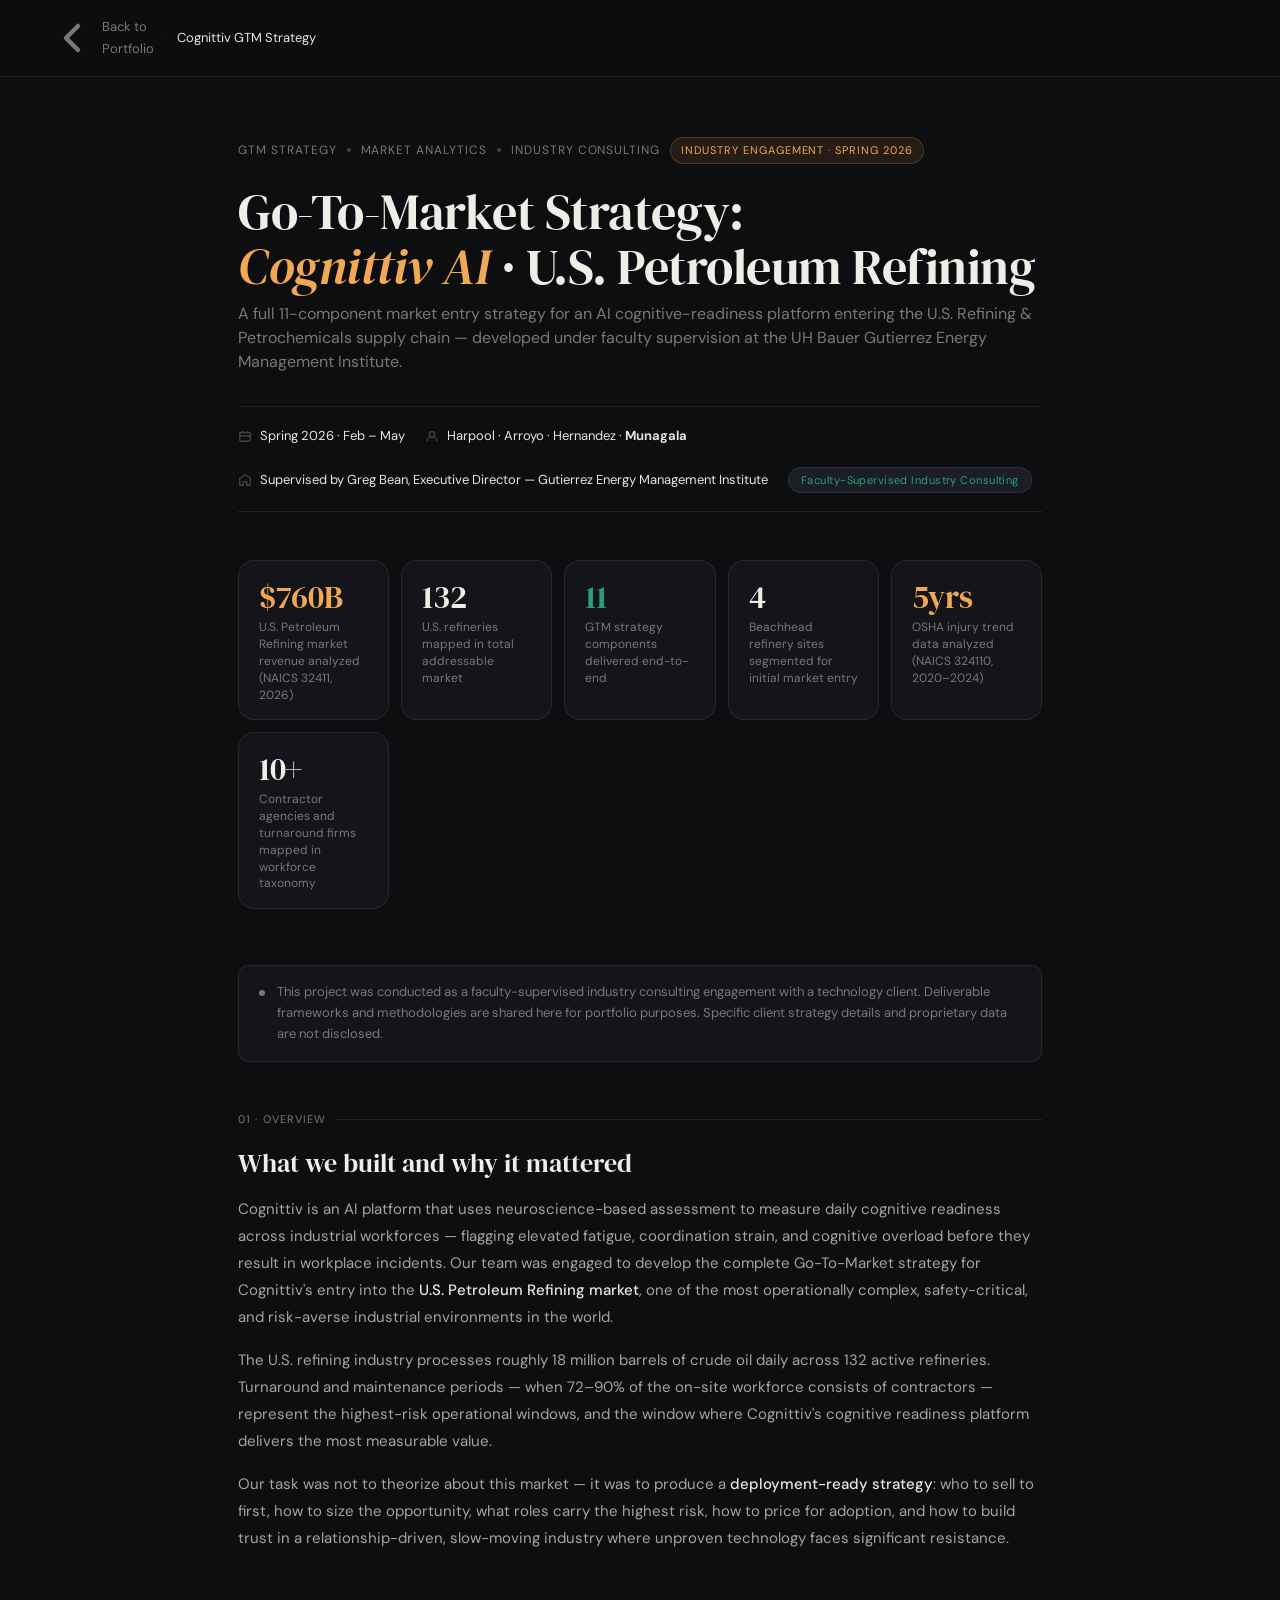
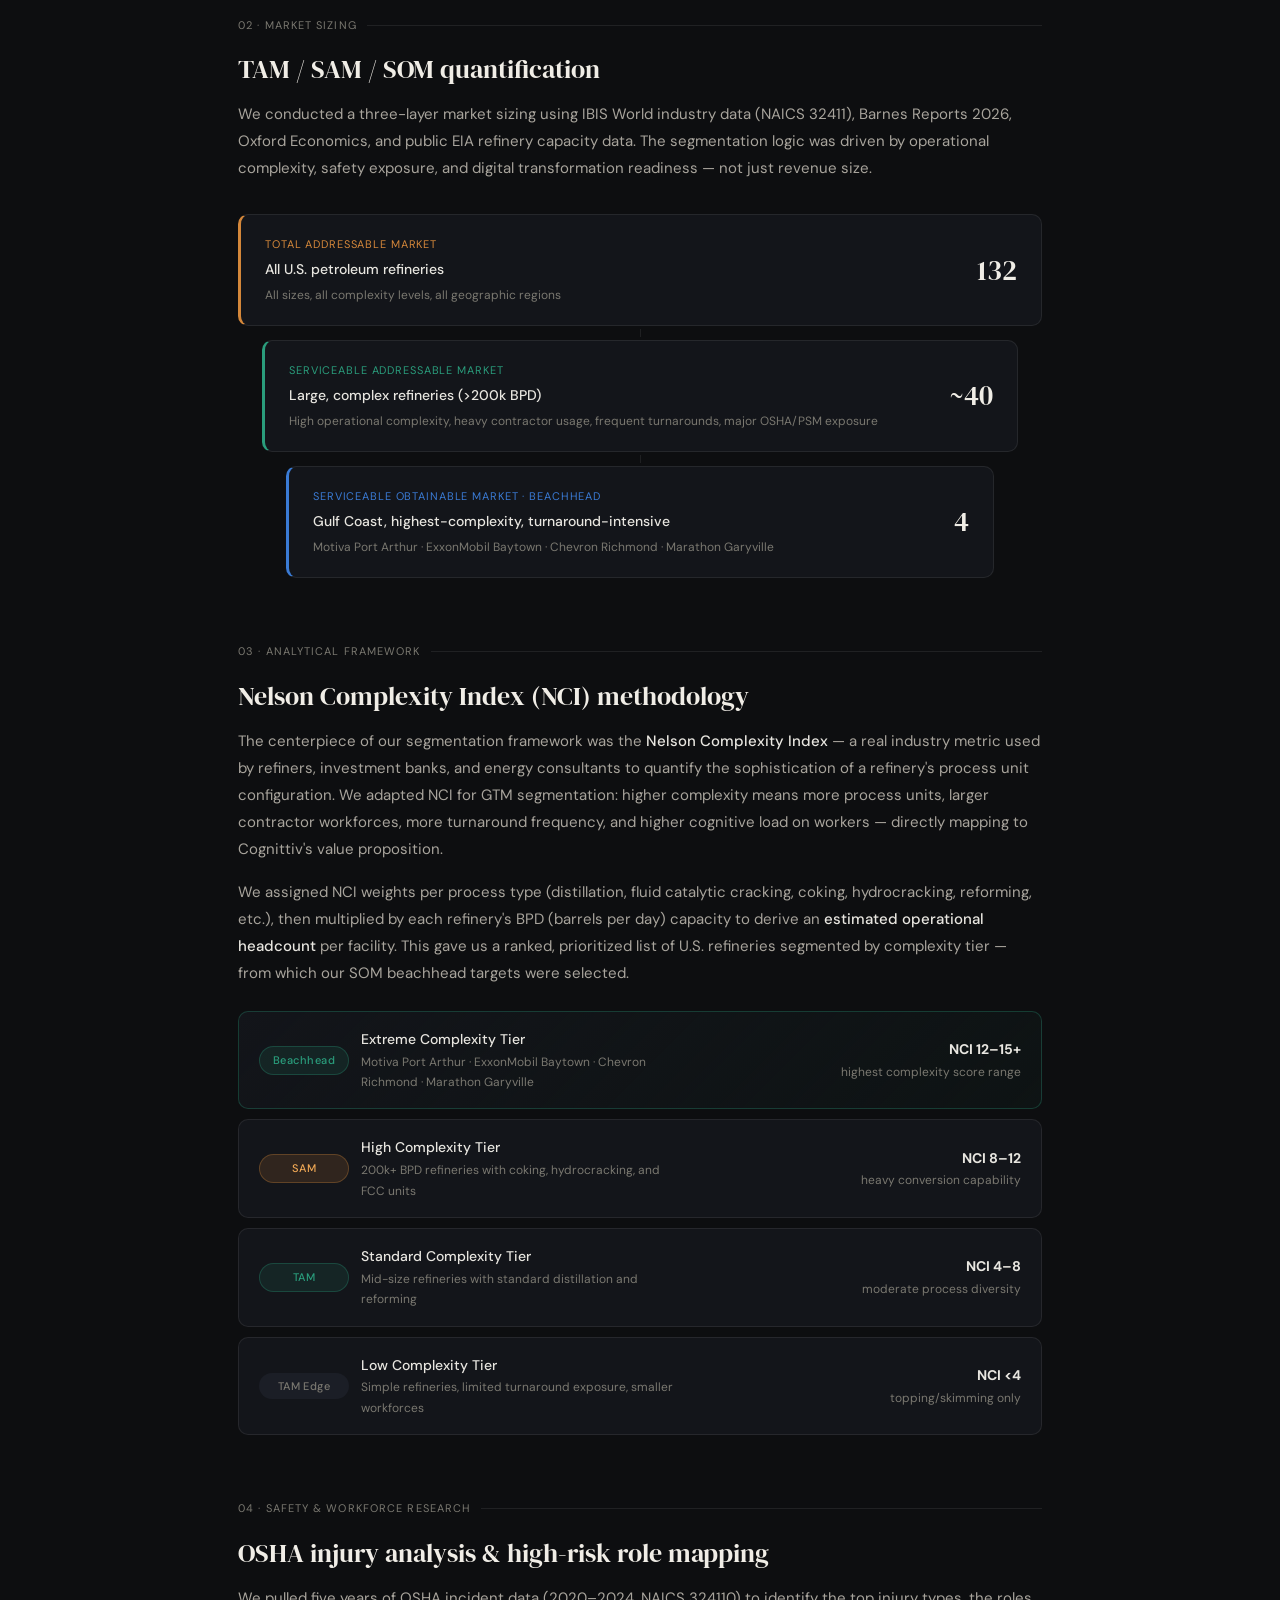
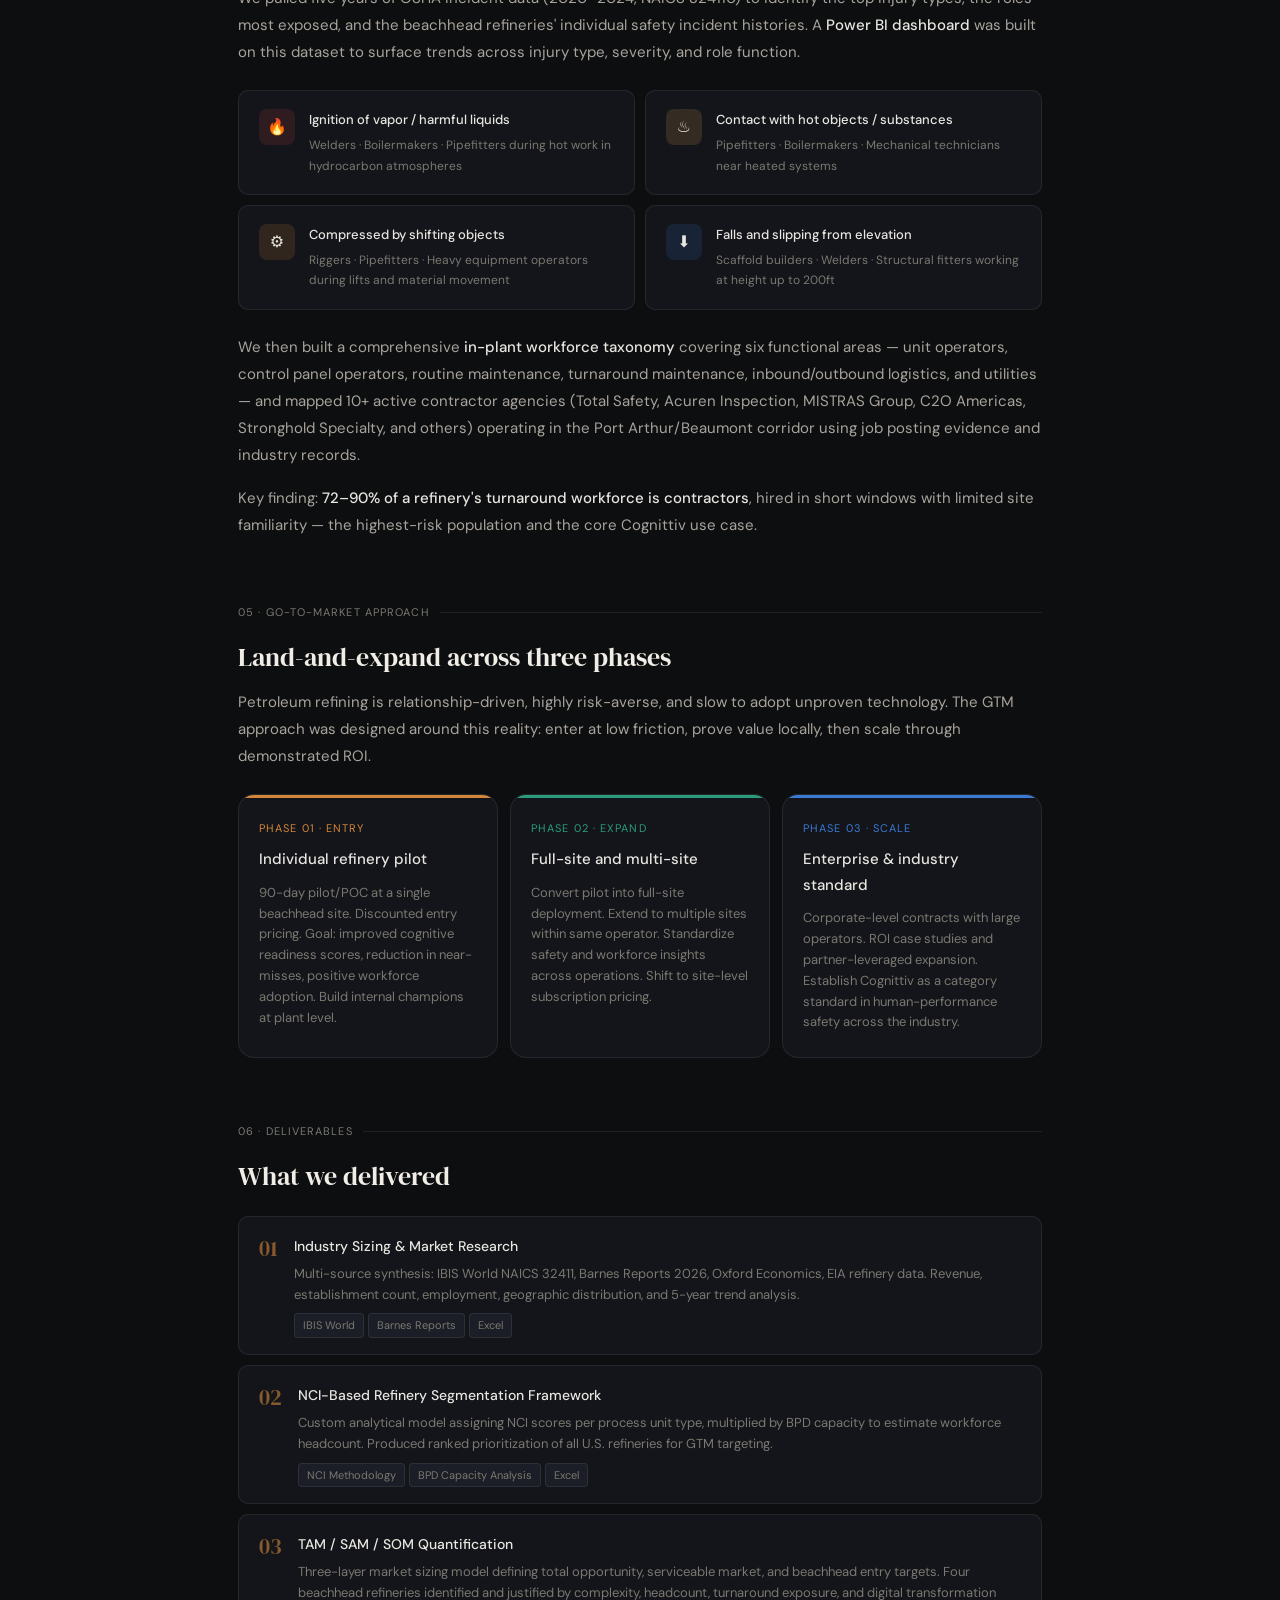
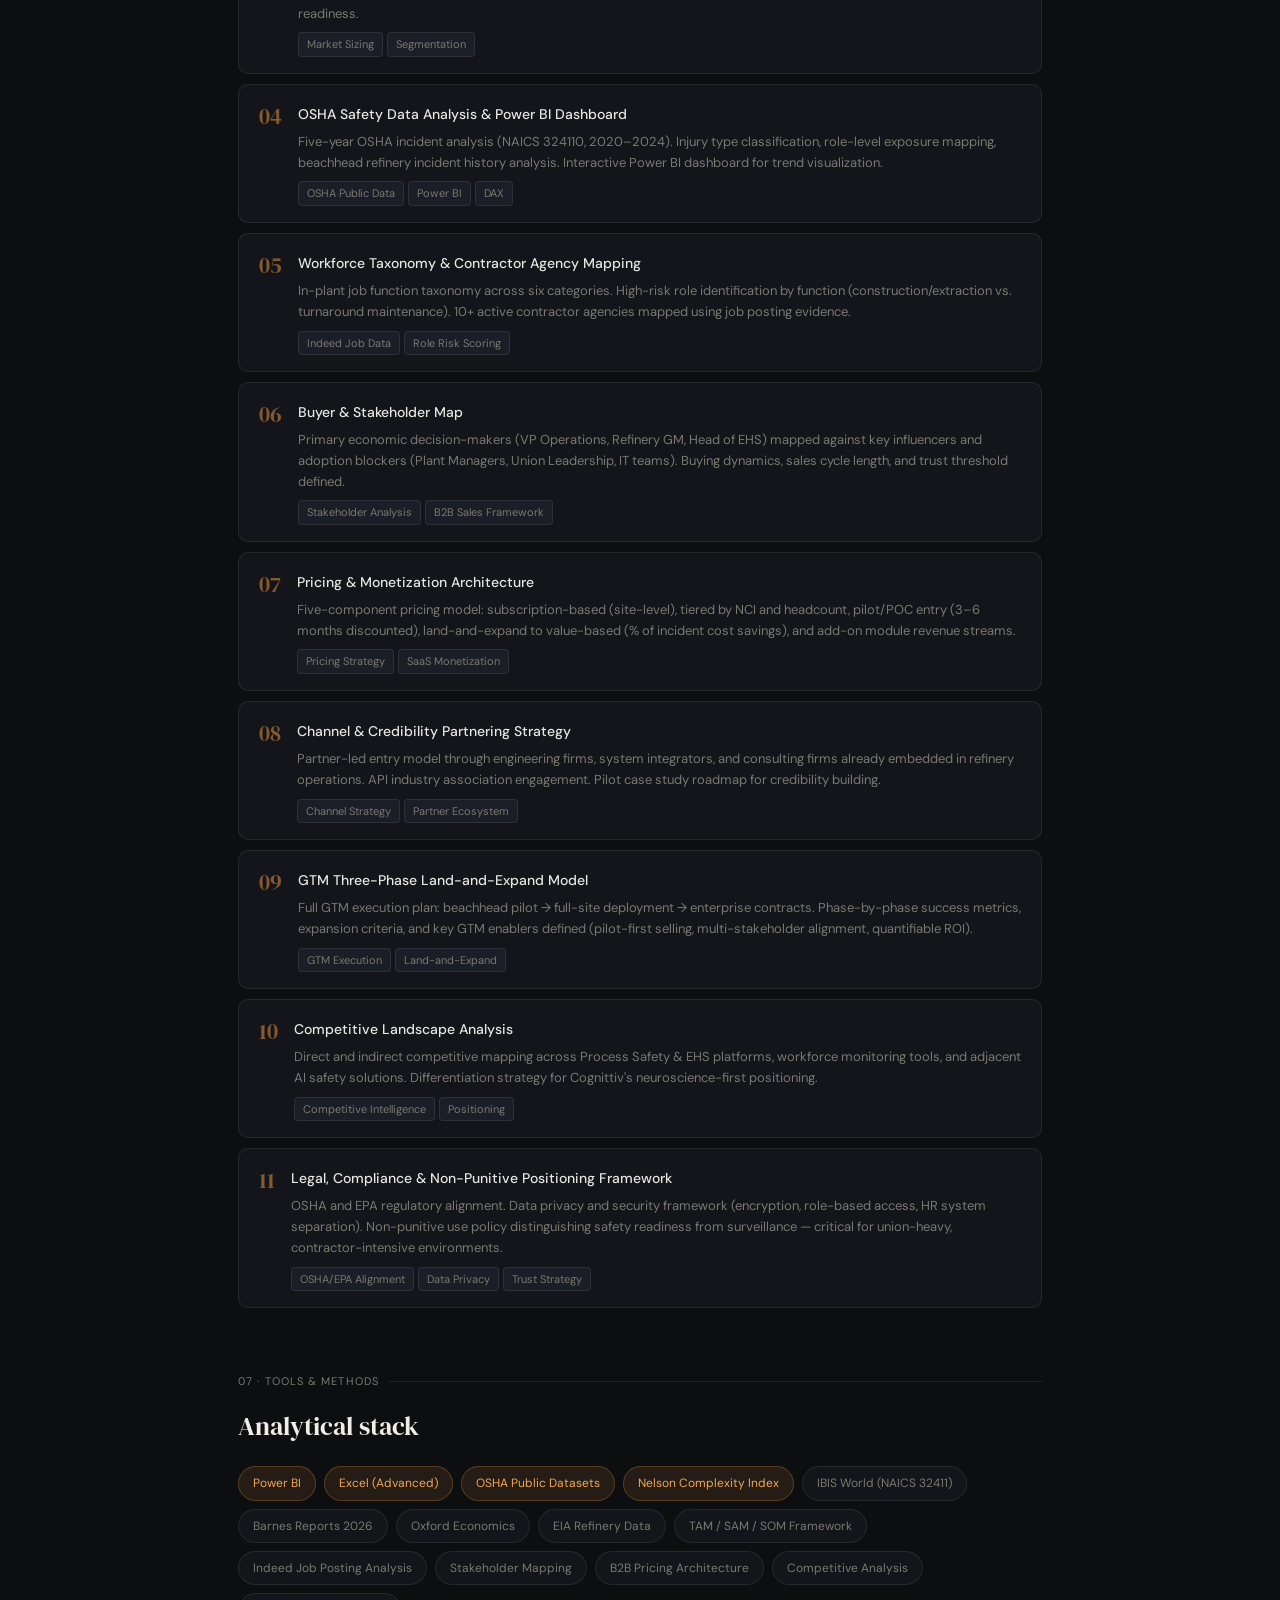
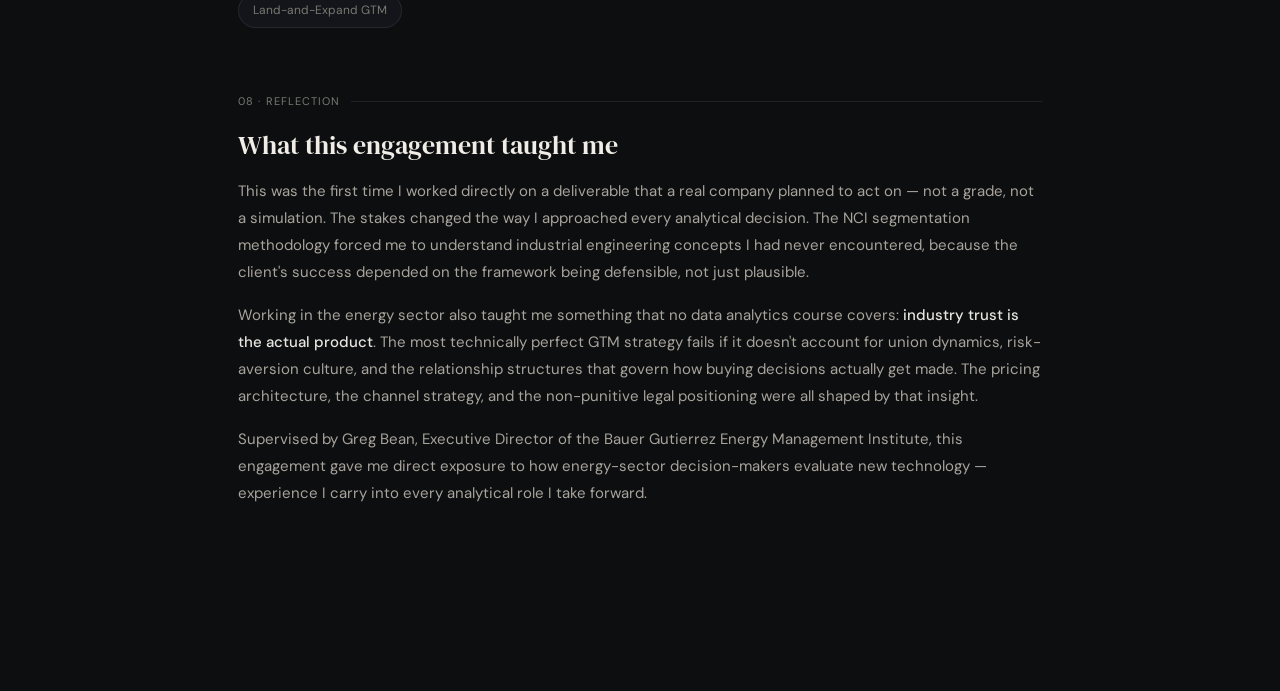
<file: cognittiv-project.html>
<!DOCTYPE html>
<html lang="en">
<head>
<meta charset="UTF-8" />
<meta name="viewport" content="width=device-width, initial-scale=1.0" />
<title>Cognittiv GTM Strategy · Dhanush Munagala</title>
<link rel="preconnect" href="https://fonts.googleapis.com" />
<link rel="preconnect" href="https://fonts.gstatic.com" crossorigin />
<link href="https://fonts.googleapis.com/css2?family=DM+Serif+Display:ital@0;1&family=DM+Sans:ital,opsz,wght@0,9..40,300;0,9..40,400;0,9..40,500;1,9..40,300&display=swap" rel="stylesheet" />
<style>
  *, *::before, *::after { box-sizing: border-box; margin: 0; padding: 0; }

  :root {
    --bg: #0d0e10;
    --bg2: #13151a;
    --bg3: #1b1e26;
    --border: rgba(255,255,255,0.08);
    --border-hi: rgba(255,255,255,0.15);
    --text: #e8e6e0;
    --muted: #7a7870;
    --accent: #d4873a;
    --accent-light: #f0a855;
    --accent-dim: rgba(212,135,58,0.12);
    --teal: #2a9d7c;
    --teal-dim: rgba(42,157,124,0.12);
    --blue: #3a7bd5;
    --blue-dim: rgba(58,123,213,0.12);
    --red-dim: rgba(200,70,70,0.12);
    --font-serif: 'DM Serif Display', Georgia, serif;
    --font-sans: 'DM Sans', system-ui, sans-serif;
    --radius: 10px;
    --radius-lg: 16px;
  }

  html { scroll-behavior: smooth; }
  body { background: var(--bg); color: var(--text); font-family: var(--font-sans); font-size: 15px; line-height: 1.7; -webkit-font-smoothing: antialiased; }

  /* ── nav ── */
  .back-nav {
    position: sticky; top: 0; z-index: 100;
    display: flex; align-items: center; gap: 10px;
    padding: 14px 48px; border-bottom: 0.5px solid var(--border);
    background: rgba(13,14,16,0.92); backdrop-filter: blur(12px);
    font-size: 13px; color: var(--muted);
  }
  .back-nav a { color: var(--muted); text-decoration: none; display: flex; align-items: center; gap: 6px; transition: color .2s; }
  .back-nav a:hover { color: var(--text); }
  .back-nav .sep { opacity: .35; }
  .back-nav .crumb { color: var(--text); }

  /* ── layout ── */
  .page { max-width: 900px; margin: 0 auto; padding: 60px 48px 120px; }

  /* ── header ── */
  .project-eyebrow {
    display: flex; align-items: center; gap: 10px;
    font-size: 12px; letter-spacing: .08em; text-transform: uppercase;
    color: var(--muted); margin-bottom: 20px;
  }
  .project-eyebrow .dot { width: 4px; height: 4px; border-radius: 50%; background: var(--muted); opacity: .5; }
  .project-eyebrow .tag {
    background: var(--accent-dim); color: var(--accent-light);
    padding: 3px 10px; border-radius: 20px; font-size: 11px;
    border: 0.5px solid rgba(212,135,58,.25);
  }

  h1.project-title {
    font-family: var(--font-serif); font-size: clamp(32px, 5vw, 50px);
    font-weight: 400; line-height: 1.1; letter-spacing: -.01em;
    color: #f0ede6; margin-bottom: 8px;
  }
  h1.project-title em { font-style: italic; color: var(--accent-light); }

  .project-sub { font-size: 16px; color: var(--muted); margin-bottom: 32px; line-height: 1.5; }

  .meta-row {
    display: flex; flex-wrap: wrap; gap: 20px;
    font-size: 13px; color: var(--muted);
    padding: 18px 0; border-top: 0.5px solid var(--border); border-bottom: 0.5px solid var(--border);
    margin-bottom: 48px;
  }
  .meta-item { display: flex; align-items: center; gap: 8px; }
  .meta-item svg { width: 14px; height: 14px; opacity: .5; flex-shrink: 0; }
  .meta-item span { color: var(--text); }
  .meta-badge {
    background: var(--bg3); border: 0.5px solid var(--border);
    border-radius: 20px; padding: 3px 12px; font-size: 11px;
    color: var(--teal); letter-spacing: .04em;
  }

  /* ── metrics grid ── */
  .metrics-grid { display: grid; grid-template-columns: repeat(auto-fit, minmax(150px, 1fr)); gap: 12px; margin-bottom: 56px; }
  .metric-card {
    background: var(--bg2); border: 0.5px solid var(--border);
    border-radius: var(--radius-lg); padding: 20px 20px 16px;
    transition: border-color .2s;
  }
  .metric-card:hover { border-color: var(--border-hi); }
  .metric-val {
    font-family: var(--font-serif); font-size: 32px;
    color: #f0ede6; line-height: 1; margin-bottom: 6px;
    letter-spacing: -.01em;
  }
  .metric-val.accent { color: var(--accent-light); }
  .metric-val.teal { color: var(--teal); }
  .metric-label { font-size: 12px; color: var(--muted); line-height: 1.4; }

  /* ── section headings ── */
  .section { margin-bottom: 64px; }
  .section-label {
    font-size: 11px; letter-spacing: .1em; text-transform: uppercase;
    color: var(--muted); margin-bottom: 20px;
    display: flex; align-items: center; gap: 10px;
  }
  .section-label::after { content: ''; flex: 1; height: 0.5px; background: var(--border); }
  h2.section-title {
    font-family: var(--font-serif); font-size: 26px; font-weight: 400;
    color: #f0ede6; margin-bottom: 16px; line-height: 1.2;
  }
  p.body { color: #a8a49c; line-height: 1.8; margin-bottom: 16px; }
  p.body strong { color: var(--text); font-weight: 500; }

  /* ── TAM/SAM/SOM funnel ── */
  .funnel-wrap { margin: 32px 0; }
  .funnel-tier {
    display: flex; align-items: stretch; margin-bottom: 3px;
    cursor: pointer; transition: opacity .2s;
  }
  .funnel-tier:hover .funnel-bar { border-color: var(--border-hi); }
  .funnel-bar {
    flex: 1; padding: 20px 24px;
    border: 0.5px solid var(--border); border-radius: var(--radius);
    background: var(--bg2); transition: background .2s;
    display: flex; align-items: center; justify-content: space-between; gap: 16px;
  }
  .funnel-tier.t1 .funnel-bar { border-left: 3px solid var(--accent); }
  .funnel-tier.t2 .funnel-bar { border-left: 3px solid var(--teal); margin: 0 24px; }
  .funnel-tier.t3 .funnel-bar { border-left: 3px solid var(--blue); margin: 0 48px; }
  .funnel-left { flex: 1; }
  .funnel-name { font-size: 11px; text-transform: uppercase; letter-spacing: .08em; color: var(--muted); margin-bottom: 4px; }
  .funnel-tier.t1 .funnel-name { color: var(--accent); }
  .funnel-tier.t2 .funnel-name { color: var(--teal); }
  .funnel-tier.t3 .funnel-name { color: var(--blue); }
  .funnel-desc { font-size: 14px; color: var(--text); font-weight: 500; }
  .funnel-sub { font-size: 12px; color: var(--muted); margin-top: 3px; }
  .funnel-num { font-family: var(--font-serif); font-size: 28px; color: #f0ede6; white-space: nowrap; }
  .funnel-connector { width: 0.5px; background: var(--border); height: 8px; margin: 0 auto 3px; }

  /* ── NCI tier table ── */
  .tier-grid { display: grid; gap: 10px; margin: 24px 0; }
  .tier-row {
    background: var(--bg2); border: 0.5px solid var(--border);
    border-radius: var(--radius); padding: 16px 20px;
    display: grid; grid-template-columns: 90px 1fr 1fr;
    align-items: center; gap: 12px;
    transition: border-color .2s;
  }
  .tier-row:hover { border-color: var(--border-hi); }
  .tier-row.beachhead { border-color: rgba(42,157,124,.3); background: linear-gradient(135deg, var(--bg2), rgba(42,157,124,.04)); }
  .tier-badge {
    font-size: 11px; font-weight: 500; letter-spacing: .04em;
    padding: 4px 10px; border-radius: 20px; text-align: center;
    background: var(--bg3);
  }
  .tier-badge.extreme { background: rgba(200,70,70,.15); color: #e07070; border: 0.5px solid rgba(200,70,70,.3); }
  .tier-badge.high { background: rgba(212,135,58,.15); color: var(--accent-light); border: 0.5px solid rgba(212,135,58,.3); }
  .tier-badge.medium { background: var(--teal-dim); color: var(--teal); border: 0.5px solid rgba(42,157,124,.3); }
  .tier-name { font-size: 14px; color: var(--text); font-weight: 500; }
  .tier-detail { font-size: 12px; color: var(--muted); }
  .tier-stat { font-size: 12px; color: var(--muted); text-align: right; }
  .tier-stat strong { color: var(--text); font-size: 14px; display: block; }

  /* ── injury analysis ── */
  .injury-grid { display: grid; grid-template-columns: 1fr 1fr; gap: 10px; margin: 24px 0; }
  .injury-card {
    background: var(--bg2); border: 0.5px solid var(--border);
    border-radius: var(--radius); padding: 18px 20px;
    display: flex; gap: 14px; align-items: flex-start;
  }
  .injury-icon {
    width: 36px; height: 36px; border-radius: 8px; flex-shrink: 0;
    display: flex; align-items: center; justify-content: center;
    font-size: 16px;
  }
  .injury-icon.fire { background: rgba(200,70,70,.15); }
  .injury-icon.compress { background: rgba(212,135,58,.15); }
  .injury-icon.fall { background: rgba(58,123,213,.15); }
  .injury-icon.heat { background: rgba(240,168,85,.15); }
  .injury-title { font-size: 13px; font-weight: 500; color: var(--text); margin-bottom: 4px; }
  .injury-roles { font-size: 12px; color: var(--muted); }

  /* ── deliverables list ── */
  .deliverables { display: grid; gap: 10px; margin: 24px 0; }
  .deliverable {
    background: var(--bg2); border: 0.5px solid var(--border);
    border-radius: var(--radius); padding: 18px 20px 16px;
    display: flex; gap: 16px;
    transition: border-color .2s;
  }
  .deliverable:hover { border-color: var(--border-hi); }
  .del-num {
    font-family: var(--font-serif); font-size: 22px; color: var(--accent);
    opacity: .6; line-height: 1; flex-shrink: 0; padding-top: 2px;
  }
  .del-title { font-size: 14px; font-weight: 500; color: var(--text); margin-bottom: 5px; }
  .del-desc { font-size: 13px; color: var(--muted); line-height: 1.6; }
  .del-tag {
    display: inline-block; font-size: 11px; padding: 2px 8px;
    border-radius: 4px; margin-top: 8px; margin-right: 4px;
    background: var(--bg3); color: var(--muted);
    border: 0.5px solid var(--border);
  }

  /* ── GTM phases ── */
  .phases { display: grid; grid-template-columns: repeat(3,1fr); gap: 12px; margin: 24px 0; }
  .phase-card {
    background: var(--bg2); border: 0.5px solid var(--border);
    border-radius: var(--radius-lg); padding: 24px 20px;
    position: relative; overflow: hidden;
  }
  .phase-card::before {
    content: ''; position: absolute; top: 0; left: 0; right: 0; height: 3px;
  }
  .phase-card.p1::before { background: var(--accent); }
  .phase-card.p2::before { background: var(--teal); }
  .phase-card.p3::before { background: var(--blue); }
  .phase-num { font-size: 11px; letter-spacing: .1em; text-transform: uppercase; color: var(--muted); margin-bottom: 10px; }
  .phase-card.p1 .phase-num { color: var(--accent); }
  .phase-card.p2 .phase-num { color: var(--teal); }
  .phase-card.p3 .phase-num { color: var(--blue); }
  .phase-title { font-size: 15px; font-weight: 500; color: var(--text); margin-bottom: 10px; }
  .phase-desc { font-size: 13px; color: var(--muted); line-height: 1.6; }

  /* ── stack tags ── */
  .stack { display: flex; flex-wrap: wrap; gap: 8px; margin: 24px 0; }
  .stack-tag {
    font-size: 12px; padding: 6px 14px;
    border: 0.5px solid var(--border); border-radius: 20px;
    color: var(--muted); background: var(--bg2);
    transition: border-color .2s, color .2s;
  }
  .stack-tag:hover { border-color: var(--border-hi); color: var(--text); }
  .stack-tag.highlight { border-color: rgba(212,135,58,.3); color: var(--accent-light); background: var(--accent-dim); }

  /* ── confidentiality notice ── */
  .conf-notice {
    background: var(--bg2); border: 0.5px solid var(--border);
    border-radius: var(--radius); padding: 16px 20px;
    display: flex; gap: 12px; align-items: flex-start;
    margin-bottom: 48px;
  }
  .conf-dot { width: 6px; height: 6px; border-radius: 50%; background: var(--muted); flex-shrink: 0; margin-top: 8px; }
  .conf-text { font-size: 13px; color: var(--muted); line-height: 1.6; }

  /* ── responsive ── */
  @media (max-width: 640px) {
    .page { padding: 40px 24px 80px; }
    .back-nav { padding: 14px 24px; }
    .injury-grid { grid-template-columns: 1fr; }
    .phases { grid-template-columns: 1fr; }
    .tier-row { grid-template-columns: 80px 1fr; }
    .tier-stat { display: none; }
  }
</style>
</head>
<body>

<!-- ── back nav ── -->
<nav class="back-nav">
  <a href="index.html">
    <svg viewBox="0 0 16 16" fill="none" stroke="currentColor" stroke-width="1.5" stroke-linecap="round" stroke-linejoin="round">
      <path d="M10 12L6 8l4-4"/>
    </svg>
    Back to Portfolio
  </a>
  <span class="sep">·</span>
  <span class="crumb">Cognittiv GTM Strategy</span>
</nav>

<main class="page">

  <!-- ── header ── -->
  <div class="project-eyebrow">
    <span>GTM Strategy</span>
    <span class="dot"></span>
    <span>Market Analytics</span>
    <span class="dot"></span>
    <span>Industry Consulting</span>
    <span class="tag">Industry Engagement · Spring 2026</span>
  </div>

  <h1 class="project-title">
    Go-To-Market Strategy:<br/>
    <em>Cognittiv AI</em> · U.S. Petroleum Refining
  </h1>
  <p class="project-sub">
    A full 11-component market entry strategy for an AI cognitive-readiness platform entering the U.S. Refining & Petrochemicals supply chain — developed under faculty supervision at the UH Bauer Gutierrez Energy Management Institute.
  </p>

  <div class="meta-row">
    <div class="meta-item">
      <svg viewBox="0 0 16 16" fill="none" stroke="currentColor" stroke-width="1.5" stroke-linecap="round"><rect x="2" y="4" width="12" height="10" rx="1.5"/><path d="M5 4V3M11 4V3M2 8h12"/></svg>
      <span>Spring 2026 · Feb – May</span>
    </div>
    <div class="meta-item">
      <svg viewBox="0 0 16 16" fill="none" stroke="currentColor" stroke-width="1.5" stroke-linecap="round"><circle cx="8" cy="6" r="3"/><path d="M2.5 13.5c0-2.485 2.462-4.5 5.5-4.5s5.5 2.015 5.5 4.5"/></svg>
      <span>Harpool · Arroyo · Hernandez · <strong>Munagala</strong></span>
    </div>
    <div class="meta-item">
      <svg viewBox="0 0 16 16" fill="none" stroke="currentColor" stroke-width="1.5" stroke-linecap="round"><path d="M8 2L2 6v8h4v-4h4v4h4V6L8 2z"/></svg>
      <span>Supervised by Greg Bean, Executive Director — Gutierrez Energy Management Institute</span>
    </div>
    <span class="meta-badge">Faculty-Supervised Industry Consulting</span>
  </div>

  <!-- ── metrics ── -->
  <div class="metrics-grid">
    <div class="metric-card">
      <div class="metric-val accent">$760B</div>
      <div class="metric-label">U.S. Petroleum Refining market revenue analyzed (NAICS 32411, 2026)</div>
    </div>
    <div class="metric-card">
      <div class="metric-val">132</div>
      <div class="metric-label">U.S. refineries mapped in total addressable market</div>
    </div>
    <div class="metric-card">
      <div class="metric-val teal">11</div>
      <div class="metric-label">GTM strategy components delivered end-to-end</div>
    </div>
    <div class="metric-card">
      <div class="metric-val">4</div>
      <div class="metric-label">Beachhead refinery sites segmented for initial market entry</div>
    </div>
    <div class="metric-card">
      <div class="metric-val accent">5yrs</div>
      <div class="metric-label">OSHA injury trend data analyzed (NAICS 324110, 2020–2024)</div>
    </div>
    <div class="metric-card">
      <div class="metric-val">10+</div>
      <div class="metric-label">Contractor agencies and turnaround firms mapped in workforce taxonomy</div>
    </div>
  </div>

  <!-- ── confidentiality notice ── -->
  <div class="conf-notice">
    <div class="conf-dot"></div>
    <div class="conf-text">
      This project was conducted as a faculty-supervised industry consulting engagement with a technology client. Deliverable frameworks and methodologies are shared here for portfolio purposes. Specific client strategy details and proprietary data are not disclosed.
    </div>
  </div>

  <!-- ── project overview ── -->
  <div class="section">
    <div class="section-label">01 · Overview</div>
    <h2 class="section-title">What we built and why it mattered</h2>
    <p class="body">
      Cognittiv is an AI platform that uses neuroscience-based assessment to measure daily cognitive readiness across industrial workforces — flagging elevated fatigue, coordination strain, and cognitive overload before they result in workplace incidents. Our team was engaged to develop the complete Go-To-Market strategy for Cognittiv's entry into the <strong>U.S. Petroleum Refining market</strong>, one of the most operationally complex, safety-critical, and risk-averse industrial environments in the world.
    </p>
    <p class="body">
      The U.S. refining industry processes roughly 18 million barrels of crude oil daily across 132 active refineries. Turnaround and maintenance periods — when 72–90% of the on-site workforce consists of contractors — represent the highest-risk operational windows, and the window where Cognittiv's cognitive readiness platform delivers the most measurable value.
    </p>
    <p class="body">
      Our task was not to theorize about this market — it was to produce a <strong>deployment-ready strategy</strong>: who to sell to first, how to size the opportunity, what roles carry the highest risk, how to price for adoption, and how to build trust in a relationship-driven, slow-moving industry where unproven technology faces significant resistance.
    </p>
  </div>

  <!-- ── TAM/SAM/SOM ── -->
  <div class="section">
    <div class="section-label">02 · Market Sizing</div>
    <h2 class="section-title">TAM / SAM / SOM quantification</h2>
    <p class="body">
      We conducted a three-layer market sizing using IBIS World industry data (NAICS 32411), Barnes Reports 2026, Oxford Economics, and public EIA refinery capacity data. The segmentation logic was driven by operational complexity, safety exposure, and digital transformation readiness — not just revenue size.
    </p>
    <div class="funnel-wrap">
      <div class="funnel-tier t1">
        <div class="funnel-bar">
          <div class="funnel-left">
            <div class="funnel-name">Total Addressable Market</div>
            <div class="funnel-desc">All U.S. petroleum refineries</div>
            <div class="funnel-sub">All sizes, all complexity levels, all geographic regions</div>
          </div>
          <div class="funnel-num">132</div>
        </div>
      </div>
      <div class="funnel-connector"></div>
      <div class="funnel-tier t2">
        <div class="funnel-bar">
          <div class="funnel-left">
            <div class="funnel-name">Serviceable Addressable Market</div>
            <div class="funnel-desc">Large, complex refineries (&gt;200k BPD)</div>
            <div class="funnel-sub">High operational complexity, heavy contractor usage, frequent turnarounds, major OSHA/PSM exposure</div>
          </div>
          <div class="funnel-num">~40</div>
        </div>
      </div>
      <div class="funnel-connector"></div>
      <div class="funnel-tier t3">
        <div class="funnel-bar">
          <div class="funnel-left">
            <div class="funnel-name">Serviceable Obtainable Market · Beachhead</div>
            <div class="funnel-desc">Gulf Coast, highest-complexity, turnaround-intensive</div>
            <div class="funnel-sub">Motiva Port Arthur · ExxonMobil Baytown · Chevron Richmond · Marathon Garyville</div>
          </div>
          <div class="funnel-num">4</div>
        </div>
      </div>
    </div>
  </div>

  <!-- ── NCI Methodology ── -->
  <div class="section">
    <div class="section-label">03 · Analytical Framework</div>
    <h2 class="section-title">Nelson Complexity Index (NCI) methodology</h2>
    <p class="body">
      The centerpiece of our segmentation framework was the <strong>Nelson Complexity Index</strong> — a real industry metric used by refiners, investment banks, and energy consultants to quantify the sophistication of a refinery's process unit configuration. We adapted NCI for GTM segmentation: higher complexity means more process units, larger contractor workforces, more turnaround frequency, and higher cognitive load on workers — directly mapping to Cognittiv's value proposition.
    </p>
    <p class="body">
      We assigned NCI weights per process type (distillation, fluid catalytic cracking, coking, hydrocracking, reforming, etc.), then multiplied by each refinery's BPD (barrels per day) capacity to derive an <strong>estimated operational headcount</strong> per facility. This gave us a ranked, prioritized list of U.S. refineries segmented by complexity tier — from which our SOM beachhead targets were selected.
    </p>

    <div class="tier-grid">
      <div class="tier-row beachhead">
        <div class="tier-badge medium">Beachhead</div>
        <div>
          <div class="tier-name">Extreme Complexity Tier</div>
          <div class="tier-detail">Motiva Port Arthur · ExxonMobil Baytown · Chevron Richmond · Marathon Garyville</div>
        </div>
        <div class="tier-stat"><strong>NCI 12–15+</strong> highest complexity score range</div>
      </div>
      <div class="tier-row">
        <div class="tier-badge high">SAM</div>
        <div>
          <div class="tier-name">High Complexity Tier</div>
          <div class="tier-detail">200k+ BPD refineries with coking, hydrocracking, and FCC units</div>
        </div>
        <div class="tier-stat"><strong>NCI 8–12</strong> heavy conversion capability</div>
      </div>
      <div class="tier-row">
        <div class="tier-badge medium">TAM</div>
        <div>
          <div class="tier-name">Standard Complexity Tier</div>
          <div class="tier-detail">Mid-size refineries with standard distillation and reforming</div>
        </div>
        <div class="tier-stat"><strong>NCI 4–8</strong> moderate process diversity</div>
      </div>
      <div class="tier-row">
        <div class="tier-badge" style="background:var(--bg3);color:var(--muted);">TAM Edge</div>
        <div>
          <div class="tier-name">Low Complexity Tier</div>
          <div class="tier-detail">Simple refineries, limited turnaround exposure, smaller workforces</div>
        </div>
        <div class="tier-stat"><strong>NCI &lt;4</strong> topping/skimming only</div>
      </div>
    </div>
  </div>

  <!-- ── OSHA Safety Analysis ── -->
  <div class="section">
    <div class="section-label">04 · Safety & Workforce Research</div>
    <h2 class="section-title">OSHA injury analysis & high-risk role mapping</h2>
    <p class="body">
      We pulled five years of OSHA incident data (2020–2024, NAICS 324110) to identify the top injury types, the roles most exposed, and the beachhead refineries' individual safety incident histories. A <strong>Power BI dashboard</strong> was built on this dataset to surface trends across injury type, severity, and role function.
    </p>

    <div class="injury-grid">
      <div class="injury-card">
        <div class="injury-icon fire">🔥</div>
        <div>
          <div class="injury-title">Ignition of vapor / harmful liquids</div>
          <div class="injury-roles">Welders · Boilermakers · Pipefitters during hot work in hydrocarbon atmospheres</div>
        </div>
      </div>
      <div class="injury-card">
        <div class="injury-icon heat">♨️</div>
        <div>
          <div class="injury-title">Contact with hot objects / substances</div>
          <div class="injury-roles">Pipefitters · Boilermakers · Mechanical technicians near heated systems</div>
        </div>
      </div>
      <div class="injury-card">
        <div class="injury-icon compress">⚙️</div>
        <div>
          <div class="injury-title">Compressed by shifting objects</div>
          <div class="injury-roles">Riggers · Pipefitters · Heavy equipment operators during lifts and material movement</div>
        </div>
      </div>
      <div class="injury-card">
        <div class="injury-icon fall">⬇️</div>
        <div>
          <div class="injury-title">Falls and slipping from elevation</div>
          <div class="injury-roles">Scaffold builders · Welders · Structural fitters working at height up to 200ft</div>
        </div>
      </div>
    </div>

    <p class="body" style="margin-top:16px;">
      We then built a comprehensive <strong>in-plant workforce taxonomy</strong> covering six functional areas — unit operators, control panel operators, routine maintenance, turnaround maintenance, inbound/outbound logistics, and utilities — and mapped 10+ active contractor agencies (Total Safety, Acuren Inspection, MISTRAS Group, C2O Americas, Stronghold Specialty, and others) operating in the Port Arthur/Beaumont corridor using job posting evidence and industry records.
    </p>
    <p class="body">
      Key finding: <strong>72–90% of a refinery's turnaround workforce is contractors</strong>, hired in short windows with limited site familiarity — the highest-risk population and the core Cognittiv use case.
    </p>
  </div>

  <!-- ── GTM Phases ── -->
  <div class="section">
    <div class="section-label">05 · Go-To-Market Approach</div>
    <h2 class="section-title">Land-and-expand across three phases</h2>
    <p class="body">
      Petroleum refining is relationship-driven, highly risk-averse, and slow to adopt unproven technology. The GTM approach was designed around this reality: enter at low friction, prove value locally, then scale through demonstrated ROI.
    </p>
    <div class="phases">
      <div class="phase-card p1">
        <div class="phase-num">Phase 01 · Entry</div>
        <div class="phase-title">Individual refinery pilot</div>
        <div class="phase-desc">90-day pilot/POC at a single beachhead site. Discounted entry pricing. Goal: improved cognitive readiness scores, reduction in near-misses, positive workforce adoption. Build internal champions at plant level.</div>
      </div>
      <div class="phase-card p2">
        <div class="phase-num">Phase 02 · Expand</div>
        <div class="phase-title">Full-site and multi-site</div>
        <div class="phase-desc">Convert pilot into full-site deployment. Extend to multiple sites within same operator. Standardize safety and workforce insights across operations. Shift to site-level subscription pricing.</div>
      </div>
      <div class="phase-card p3">
        <div class="phase-num">Phase 03 · Scale</div>
        <div class="phase-title">Enterprise & industry standard</div>
        <div class="phase-desc">Corporate-level contracts with large operators. ROI case studies and partner-leveraged expansion. Establish Cognittiv as a category standard in human-performance safety across the industry.</div>
      </div>
    </div>
  </div>

  <!-- ── Key Deliverables ── -->
  <div class="section">
    <div class="section-label">06 · Deliverables</div>
    <h2 class="section-title">What we delivered</h2>
    <div class="deliverables">
      <div class="deliverable">
        <div class="del-num">01</div>
        <div>
          <div class="del-title">Industry Sizing & Market Research</div>
          <div class="del-desc">Multi-source synthesis: IBIS World NAICS 32411, Barnes Reports 2026, Oxford Economics, EIA refinery data. Revenue, establishment count, employment, geographic distribution, and 5-year trend analysis.</div>
          <span class="del-tag">IBIS World</span><span class="del-tag">Barnes Reports</span><span class="del-tag">Excel</span>
        </div>
      </div>
      <div class="deliverable">
        <div class="del-num">02</div>
        <div>
          <div class="del-title">NCI-Based Refinery Segmentation Framework</div>
          <div class="del-desc">Custom analytical model assigning NCI scores per process unit type, multiplied by BPD capacity to estimate workforce headcount. Produced ranked prioritization of all U.S. refineries for GTM targeting.</div>
          <span class="del-tag">NCI Methodology</span><span class="del-tag">BPD Capacity Analysis</span><span class="del-tag">Excel</span>
        </div>
      </div>
      <div class="deliverable">
        <div class="del-num">03</div>
        <div>
          <div class="del-title">TAM / SAM / SOM Quantification</div>
          <div class="del-desc">Three-layer market sizing model defining total opportunity, serviceable market, and beachhead entry targets. Four beachhead refineries identified and justified by complexity, headcount, turnaround exposure, and digital transformation readiness.</div>
          <span class="del-tag">Market Sizing</span><span class="del-tag">Segmentation</span>
        </div>
      </div>
      <div class="deliverable">
        <div class="del-num">04</div>
        <div>
          <div class="del-title">OSHA Safety Data Analysis & Power BI Dashboard</div>
          <div class="del-desc">Five-year OSHA incident analysis (NAICS 324110, 2020–2024). Injury type classification, role-level exposure mapping, beachhead refinery incident history analysis. Interactive Power BI dashboard for trend visualization.</div>
          <span class="del-tag">OSHA Public Data</span><span class="del-tag">Power BI</span><span class="del-tag">DAX</span>
        </div>
      </div>
      <div class="deliverable">
        <div class="del-num">05</div>
        <div>
          <div class="del-title">Workforce Taxonomy & Contractor Agency Mapping</div>
          <div class="del-desc">In-plant job function taxonomy across six categories. High-risk role identification by function (construction/extraction vs. turnaround maintenance). 10+ active contractor agencies mapped using job posting evidence.</div>
          <span class="del-tag">Indeed Job Data</span><span class="del-tag">Role Risk Scoring</span>
        </div>
      </div>
      <div class="deliverable">
        <div class="del-num">06</div>
        <div>
          <div class="del-title">Buyer & Stakeholder Map</div>
          <div class="del-desc">Primary economic decision-makers (VP Operations, Refinery GM, Head of EHS) mapped against key influencers and adoption blockers (Plant Managers, Union Leadership, IT teams). Buying dynamics, sales cycle length, and trust threshold defined.</div>
          <span class="del-tag">Stakeholder Analysis</span><span class="del-tag">B2B Sales Framework</span>
        </div>
      </div>
      <div class="deliverable">
        <div class="del-num">07</div>
        <div>
          <div class="del-title">Pricing & Monetization Architecture</div>
          <div class="del-desc">Five-component pricing model: subscription-based (site-level), tiered by NCI and headcount, pilot/POC entry (3–6 months discounted), land-and-expand to value-based (% of incident cost savings), and add-on module revenue streams.</div>
          <span class="del-tag">Pricing Strategy</span><span class="del-tag">SaaS Monetization</span>
        </div>
      </div>
      <div class="deliverable">
        <div class="del-num">08</div>
        <div>
          <div class="del-title">Channel & Credibility Partnering Strategy</div>
          <div class="del-desc">Partner-led entry model through engineering firms, system integrators, and consulting firms already embedded in refinery operations. API industry association engagement. Pilot case study roadmap for credibility building.</div>
          <span class="del-tag">Channel Strategy</span><span class="del-tag">Partner Ecosystem</span>
        </div>
      </div>
      <div class="deliverable">
        <div class="del-num">09</div>
        <div>
          <div class="del-title">GTM Three-Phase Land-and-Expand Model</div>
          <div class="del-desc">Full GTM execution plan: beachhead pilot → full-site deployment → enterprise contracts. Phase-by-phase success metrics, expansion criteria, and key GTM enablers defined (pilot-first selling, multi-stakeholder alignment, quantifiable ROI).</div>
          <span class="del-tag">GTM Execution</span><span class="del-tag">Land-and-Expand</span>
        </div>
      </div>
      <div class="deliverable">
        <div class="del-num">10</div>
        <div>
          <div class="del-title">Competitive Landscape Analysis</div>
          <div class="del-desc">Direct and indirect competitive mapping across Process Safety & EHS platforms, workforce monitoring tools, and adjacent AI safety solutions. Differentiation strategy for Cognittiv's neuroscience-first positioning.</div>
          <span class="del-tag">Competitive Intelligence</span><span class="del-tag">Positioning</span>
        </div>
      </div>
      <div class="deliverable">
        <div class="del-num">11</div>
        <div>
          <div class="del-title">Legal, Compliance & Non-Punitive Positioning Framework</div>
          <div class="del-desc">OSHA and EPA regulatory alignment. Data privacy and security framework (encryption, role-based access, HR system separation). Non-punitive use policy distinguishing safety readiness from surveillance — critical for union-heavy, contractor-intensive environments.</div>
          <span class="del-tag">OSHA/EPA Alignment</span><span class="del-tag">Data Privacy</span><span class="del-tag">Trust Strategy</span>
        </div>
      </div>
    </div>
  </div>

  <!-- ── Stack ── -->
  <div class="section">
    <div class="section-label">07 · Tools & Methods</div>
    <h2 class="section-title">Analytical stack</h2>
    <div class="stack">
      <span class="stack-tag highlight">Power BI</span>
      <span class="stack-tag highlight">Excel (Advanced)</span>
      <span class="stack-tag highlight">OSHA Public Datasets</span>
      <span class="stack-tag highlight">Nelson Complexity Index</span>
      <span class="stack-tag">IBIS World (NAICS 32411)</span>
      <span class="stack-tag">Barnes Reports 2026</span>
      <span class="stack-tag">Oxford Economics</span>
      <span class="stack-tag">EIA Refinery Data</span>
      <span class="stack-tag">TAM / SAM / SOM Framework</span>
      <span class="stack-tag">Indeed Job Posting Analysis</span>
      <span class="stack-tag">Stakeholder Mapping</span>
      <span class="stack-tag">B2B Pricing Architecture</span>
      <span class="stack-tag">Competitive Analysis</span>
      <span class="stack-tag">Land-and-Expand GTM</span>
    </div>
  </div>

  <!-- ── key learnings ── -->
  <div class="section">
    <div class="section-label">08 · Reflection</div>
    <h2 class="section-title">What this engagement taught me</h2>
    <p class="body">
      This was the first time I worked directly on a deliverable that a real company planned to act on — not a grade, not a simulation. The stakes changed the way I approached every analytical decision. The NCI segmentation methodology forced me to understand industrial engineering concepts I had never encountered, because the client's success depended on the framework being defensible, not just plausible.
    </p>
    <p class="body">
      Working in the energy sector also taught me something that no data analytics course covers: <strong>industry trust is the actual product</strong>. The most technically perfect GTM strategy fails if it doesn't account for union dynamics, risk-aversion culture, and the relationship structures that govern how buying decisions actually get made. The pricing architecture, the channel strategy, and the non-punitive legal positioning were all shaped by that insight.
    </p>
    <p class="body">
      Supervised by Greg Bean, Executive Director of the Bauer Gutierrez Energy Management Institute, this engagement gave me direct exposure to how energy-sector decision-makers evaluate new technology — experience I carry into every analytical role I take forward.
    </p>
  </div>

</main>

</body>
</html>
</file>
